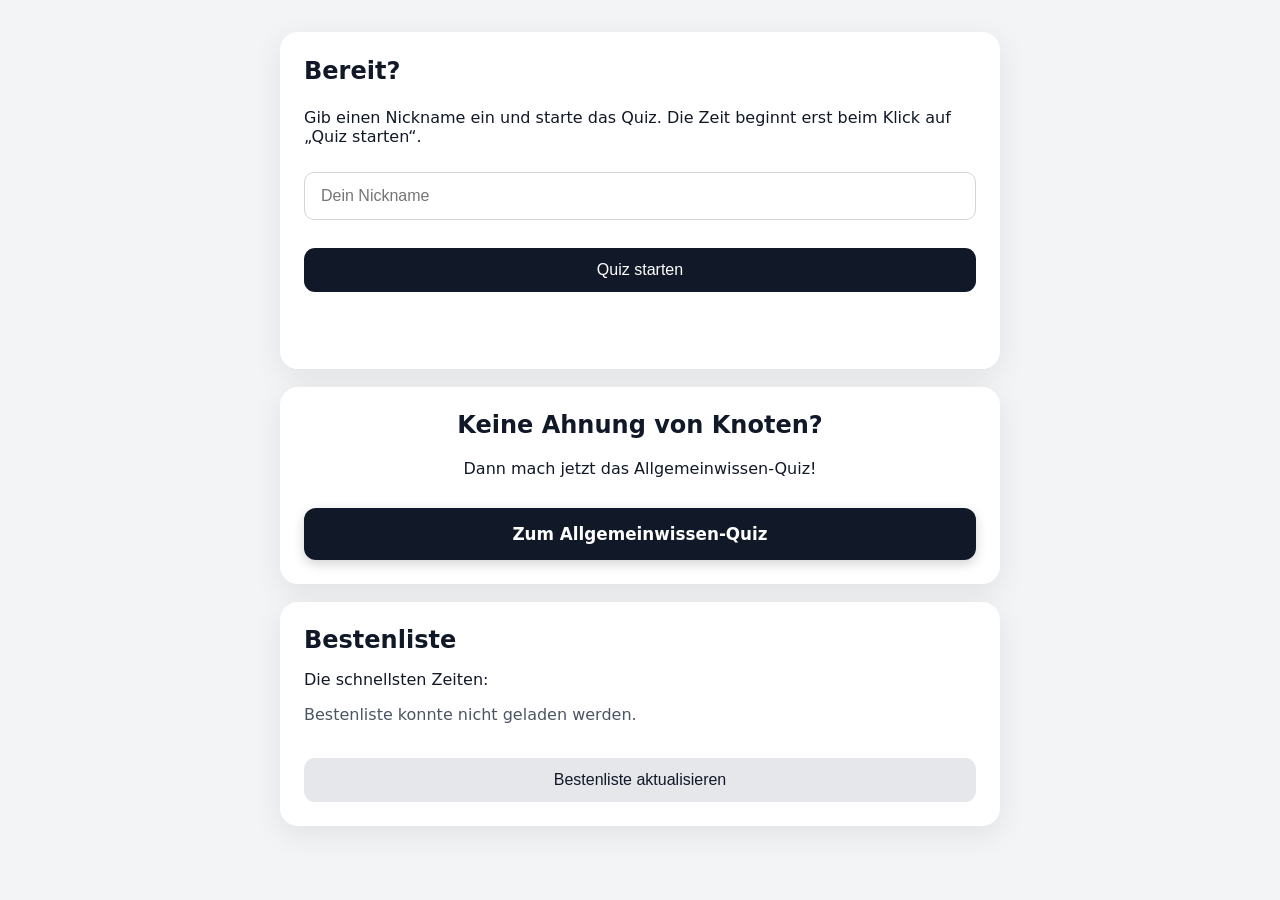
<file: index.html>
<!doctype html>
<html lang="de">
<head>
  <meta charset="utf-8">
  <meta name="viewport" content="width=device-width, initial-scale=1">
  <meta name="theme-color" content="#111827">

  <title>Kommst du rein?</title>

  <link rel="icon" type="image/png" href="door-notification.png">
  <link rel="manifest" href="manifest.webmanifest">
  <link rel="stylesheet" href="style.css?v=9">
</head>

<body>

  <main class="container">

    <!-- =========================================
         QUIZ-START
    ========================================== -->

    <section class="card" id="start-card">

      <h1>Bereit?</h1>

      <p>
        Gib einen Nickname ein und starte das Quiz.
        Die Zeit beginnt erst beim Klick auf „Quiz starten“.
      </p>

      <input
        id="nickname"
        type="text"
        maxlength="20"
        placeholder="Dein Nickname"
        autocomplete="off"
      >

      <button
        id="start-quiz"
        class="primary"
      >
        Quiz starten
      </button>

      <p
        id="start-message"
        class="status"
      ></p>

    </section>


    <!-- =========================================
         QUIZ
    ========================================== -->

    <section
      class="card hidden"
      id="quiz-card"
    >

      <div class="topline">

        <span id="progress">
          Frage 1
        </span>

        <span id="timer">
          ⏱ 00:00.0
        </span>

      </div>

      <h1 id="question">
        Quiz wird geladen …
      </h1>

      <div id="answers"></div>

      <button
        id="next"
        class="primary"
        disabled
      >
        Weiter
      </button>

    </section>


    <!-- =========================================
         ERGEBNIS
    ========================================== -->

    <section
      class="card hidden"
      id="result-card"
    >

      <h1>Geschafft!</h1>

      <p id="result-text"></p>

      <p>
        Deine Zeit:
        <strong id="final-time">--:--.-</strong>
      </p>

      <div class="solution">

        <div class="solution-label">
          Das Lösungswort
        </div>

        <div id="solution-word">
          wird geladen …
        </div>

      </div>

      <button
        id="restart"
        class="primary"
      >
        Nochmal spielen
      </button>

    </section>


    


    <!-- =========================================
         DEIN ALLGEMEINWISSEN-BUTTON
    ========================================== -->

    <section class="card extra-link-card">

      <h2>
        Keine Ahnung von Knoten?
      </h2>

      <p>
        Dann mach jetzt das Allgemeinwissen-Quiz!
      </p>

      <a
        href="https://la267.github.io/Test-2/"
        class="big-link-button"
      >
        Zum Allgemeinwissen-Quiz
      </a>

    </section>


    <!-- =========================================
         BESTENLISTE
    ========================================== -->

    <section class="card leaderboard-card">

      <h2>
         Bestenliste
      </h2>

      <p>
        Die schnellsten Zeiten:
      </p>

      <div id="leaderboard">

        <p class="status">
          Bestenliste wird geladen …
        </p>

      </div>

      <button
        id="refresh-leaderboard"
        class="secondary leaderboard-refresh"
      >
        Bestenliste aktualisieren
      </button>

    </section>


  </main>


  <script src="quiz.js?v=4"></script>
  <script src="app.js?v=9"></script>

</body>
</html>
</file>
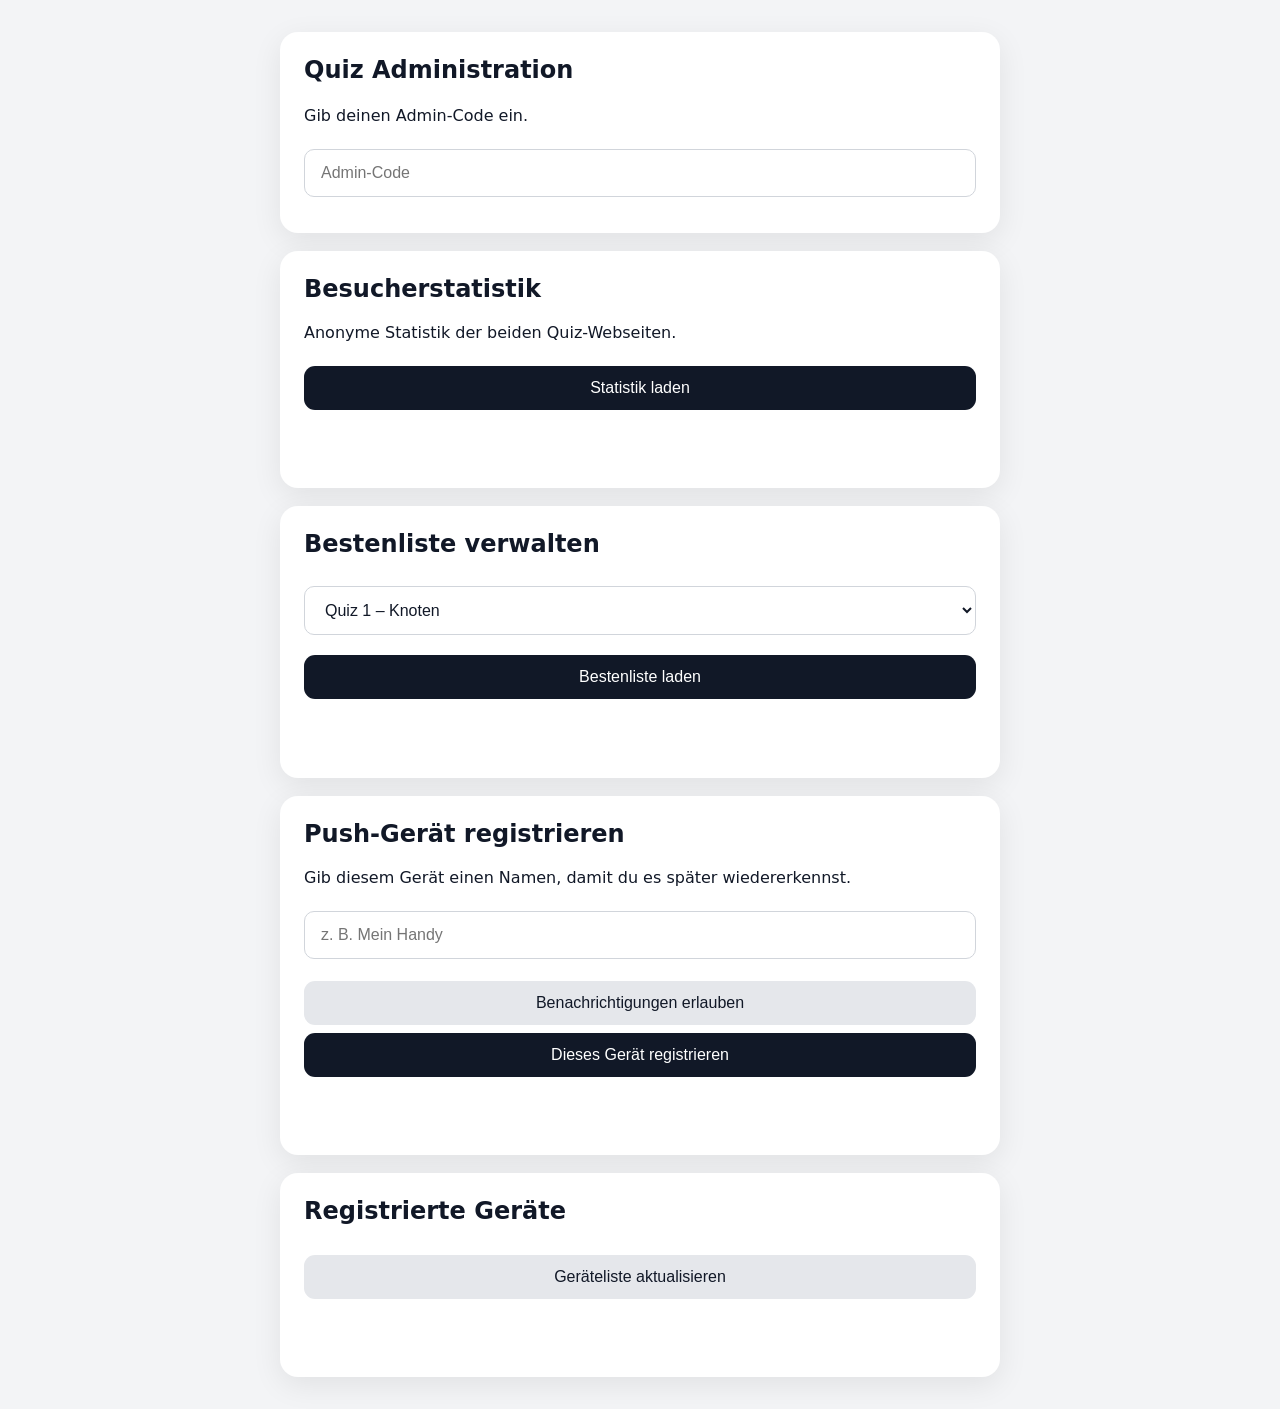
<file: admin.html>
<!doctype html>
<html lang="de">

<head>

  <meta charset="utf-8">

  <meta
    name="viewport"
    content="width=device-width, initial-scale=1"
  >

  <meta
    name="theme-color"
    content="#111827"
  >

  <title>Quiz Administration</title>

  <link
    rel="icon"
    type="image/png"
    href="door-notification.png"
  >


  <style>

    * {
      box-sizing: border-box;
    }


    body {
      margin: 0;

      font-family:
        system-ui,
        -apple-system,
        BlinkMacSystemFont,
        "Segoe UI",
        sans-serif;

      background: #f3f4f6;
      color: #111827;
    }


    .container {

      width: min(
        720px,
        calc(100% - 28px)
      );

      margin: 32px auto;
    }


    .card {

      background: white;

      border-radius: 18px;

      padding: 24px;

      margin-bottom: 18px;

      box-shadow:
        0 8px 30px
        rgba(0, 0, 0, .08);
    }


    h1 {
      margin: 0 0 22px;
    }


    h2 {
      margin-top: 0;
    }


    h3 {
      margin: 0 0 14px;
    }


    input,
    select {

      width: 100%;

      padding: 14px 16px;

      margin:
        8px 0
        12px;

      border:
        1px solid #d1d5db;

      border-radius: 10px;

      font-size: 1rem;

      background: white;

      color: #111827;
    }


    input:focus,
    select:focus {

      outline: none;

      border-color: #9ca3af;

      box-shadow:
        0 0 0 3px
        rgba(17, 24, 39, .08);
    }


    button {

      border: 0;

      border-radius: 11px;

      padding: 13px 17px;

      font-size: 1rem;

      cursor: pointer;
    }


    .primary {

      width: 100%;

      background: #111827;

      color: white;

      margin-top: 8px;
    }


    .secondary {

      width: 100%;

      background: #e5e7eb;

      color: #111827;

      margin-top: 10px;
    }


    /* NEU: UMBENENNEN */

    .edit-button {

      background: #e5e7eb;

      color: #111827;

      font-size: .9rem;

      white-space: nowrap;
    }


    .delete-button {

      background: #fee2e2;

      color: #991b1b;

      font-size: .9rem;

      white-space: nowrap;
    }


    .status {

      min-height: 1.4em;

      color: #4b5563;
    }


    .success {
      color: #166534;
    }


    .error {
      color: #b91c1c;
    }


    .leaderboard-row,
    .device-row {

      display: grid;

      gap: 12px;

      align-items: center;

      padding: 12px 4px;

      border-bottom:
        1px solid #e5e7eb;
    }


    /* NEU: Platz für 2 Buttons */

    .leaderboard-row {

      grid-template-columns:
        44px
        minmax(0, 1fr)
        90px
        auto
        auto;
    }


    .device-row {

      grid-template-columns:
        minmax(0, 1fr)
        auto;
    }


    .leaderboard-rank {

      color: #6b7280;

      font-weight: 800;

      text-align: right;
    }


    .leaderboard-name,
    .device-name {

      font-weight: 700;
    }


    .leaderboard-time {

      font-weight: 800;

      text-align: right;

      font-variant-numeric:
        tabular-nums;
    }


    .device-date {

      color: #6b7280;

      font-size: .9rem;

      margin-top: 3px;
    }


    .current-device {

      display: inline-block;

      margin-left: 8px;

      padding: 2px 7px;

      border-radius: 999px;

      background: #e5e7eb;

      font-size: .75rem;

      font-weight: 600;
    }


    .stats-grid {

      display: grid;

      grid-template-columns:
        repeat(2, 1fr);

      gap: 12px;

      margin-top: 18px;
    }


    .stats-quiz {

      border:
        1px solid #e5e7eb;

      border-radius: 14px;

      padding: 18px;
    }


    .stat-row {

      display: flex;

      justify-content:
        space-between;

      gap: 20px;

      padding: 9px 0;

      border-bottom:
        1px solid #f3f4f6;
    }


    .stat-row:last-child {
      border-bottom: 0;
    }


    .stat-label {
      color: #6b7280;
    }


    .stat-value {

      font-weight: 800;

      font-variant-numeric:
        tabular-nums;
    }


    [hidden] {
      display: none !important;
    }


    @media (
      max-width: 560px
    ) {

      .card {
        padding: 20px;
      }


      .stats-grid {

        grid-template-columns:
          1fr;
      }


      .leaderboard-row {

        grid-template-columns:
          34px
          minmax(0, 1fr)
          78px;
      }


      .leaderboard-row
      .edit-button {

        grid-column:
          2 / 3;

        width: 100%;
      }


      .leaderboard-row
      .delete-button {

        grid-column:
          3 / 4;

        width: 100%;
      }


      .device-row {

        grid-template-columns:
          1fr;
      }


      .device-row
      .delete-button {

        width: 100%;
      }
    }

  </style>

</head>


<body>


<main class="container">


  <!-- =========================================
       ADMIN
  ========================================== -->

  <section class="card">

    <h1>
      Quiz Administration
    </h1>

    <p>
      Gib deinen Admin-Code ein.
    </p>

    <input
      id="admin-token"
      type="password"
      placeholder="Admin-Code"
      autocomplete="off"
    >

  </section>



  <!-- =========================================
       STATISTIK
  ========================================== -->

  <section class="card">

    <h2>
      Besucherstatistik
    </h2>

    <p>
      Anonyme Statistik der beiden
      Quiz-Webseiten.
    </p>

    <button
      id="load-stats"
      class="primary"
    >
      Statistik laden
    </button>

    <p
      id="stats-status"
      class="status"
    ></p>


    <div
      id="stats-content"
      class="stats-grid"
      hidden
    >


      <!-- QUIZ 1 -->

      <div class="stats-quiz">

        <h3>
          Quiz 1 – Knoten
        </h3>


        <div class="stat-row">

          <span class="stat-label">
            Besucher heute
          </span>

          <span
            class="stat-value"
            id="q1-visitors-today"
          >
            0
          </span>

        </div>


        <div class="stat-row">

          <span class="stat-label">
            Aufrufe heute
          </span>

          <span
            class="stat-value"
            id="q1-views-today"
          >
            0
          </span>

        </div>


        <div class="stat-row">

          <span class="stat-label">
            Besucher insgesamt
          </span>

          <span
            class="stat-value"
            id="q1-visitors-total"
          >
            0
          </span>

        </div>


        <div class="stat-row">

          <span class="stat-label">
            Aufrufe insgesamt
          </span>

          <span
            class="stat-value"
            id="q1-views-total"
          >
            0
          </span>

        </div>

      </div>



      <!-- QUIZ 2 -->

      <div class="stats-quiz">

        <h3>
          Quiz 2 – Allgemeinwissen
        </h3>


        <div class="stat-row">

          <span class="stat-label">
            Besucher heute
          </span>

          <span
            class="stat-value"
            id="q2-visitors-today"
          >
            0
          </span>

        </div>


        <div class="stat-row">

          <span class="stat-label">
            Aufrufe heute
          </span>

          <span
            class="stat-value"
            id="q2-views-today"
          >
            0
          </span>

        </div>


        <div class="stat-row">

          <span class="stat-label">
            Besucher insgesamt
          </span>

          <span
            class="stat-value"
            id="q2-visitors-total"
          >
            0
          </span>

        </div>


        <div class="stat-row">

          <span class="stat-label">
            Aufrufe insgesamt
          </span>

          <span
            class="stat-value"
            id="q2-views-total"
          >
            0
          </span>

        </div>

      </div>


    </div>

  </section>



  <!-- =========================================
       BESTENLISTE
  ========================================== -->

  <section class="card">

    <h2>
      Bestenliste verwalten
    </h2>

    <select id="quiz-select">

      <option value="1">
        Quiz 1 – Knoten
      </option>

      <option value="2">
        Quiz 2 – Allgemeinwissen
      </option>

    </select>


    <button
      id="load-leaderboard"
      class="primary"
    >
      Bestenliste laden
    </button>


    <p
      id="leaderboard-status"
      class="status"
    ></p>

  </section>



  <section
    class="card"
    id="leaderboard-card"
    hidden
  >

    <h2>
      Einträge
    </h2>

    <div id="leaderboard"></div>

  </section>



  <!-- =========================================
       PUSH
  ========================================== -->

  <section class="card">

    <h2>
      Push-Gerät registrieren
    </h2>

    <p>
      Gib diesem Gerät einen Namen,
      damit du es später wiedererkennst.
    </p>

    <input
      id="device-name"
      type="text"
      maxlength="40"
      placeholder="z. B. Mein Handy"
      autocomplete="off"
    >


    <button
      id="enable-push"
      class="secondary"
    >
      Benachrichtigungen erlauben
    </button>


    <button
      id="register-device"
      class="primary"
    >
      Dieses Gerät registrieren
    </button>


    <p
      id="push-status"
      class="status"
    ></p>

  </section>



  <!-- =========================================
       GERÄTE
  ========================================== -->

  <section class="card">

    <h2>
      Registrierte Geräte
    </h2>


    <button
      id="load-devices"
      class="secondary"
    >
      Geräteliste aktualisieren
    </button>


    <p
      id="devices-status"
      class="status"
    ></p>


    <div id="devices"></div>

  </section>


</main>



<script>


const API_BASE =
  "https://mein-quiz.vercel.app";


const tokenEl =
  document.getElementById(
    "admin-token"
  );



// =========================================
// HILFSFUNKTIONEN
// =========================================

function formatTime(ms) {

  const totalTenths =
    Math.floor(ms / 100);


  const minutes =
    Math.floor(
      totalTenths / 600
    );


  const seconds =
    Math.floor(
      (totalTenths % 600) /
      10
    );


  const tenths =
    totalTenths % 10;


  return (
    String(minutes)
      .padStart(2, "0") +
    ":" +
    String(seconds)
      .padStart(2, "0") +
    "." +
    tenths
  );
}



function formatDate(timestamp) {

  if (!timestamp) {

    return "Datum unbekannt";
  }


  return new Date(
    timestamp
  ).toLocaleString(
    "de-DE"
  );
}



function urlBase64ToUint8Array(
  base64String
) {

  const padding =
    "=".repeat(
      (
        4 -
        base64String.length %
        4
      ) %
      4
    );


  const base64 =
    (
      base64String +
      padding
    )
      .replace(/-/g, "+")
      .replace(/_/g, "/");


  const raw =
    atob(base64);


  return Uint8Array.from(
    [...raw].map(
      char =>
        char.charCodeAt(0)
    )
  );
}



// =========================================
// STATISTIK
// =========================================

async function loadStats() {

  const token =
    tokenEl.value.trim();


  const status =
    document.getElementById(
      "stats-status"
    );


  const content =
    document.getElementById(
      "stats-content"
    );


  if (!token) {

    status.textContent =
      "Bitte Admin-Code eingeben.";

    return;
  }


  status.textContent =
    "Statistik wird geladen …";


  try {

    const response =
      await fetch(
        `${API_BASE}/api/admin-stats`,
        {

          headers: {

            "X-Admin-Token":
              token
          },

          cache: "no-store"
        }
      );


    if (!response.ok) {

      throw new Error(
        response.status === 401
          ? "Admin-Code ist falsch."
          : `API-Fehler ${response.status}`
      );
    }


    const data =
      await response.json();


    document
      .getElementById(
        "q1-visitors-today"
      )
      .textContent =
        data.quiz1.visitorsToday;


    document
      .getElementById(
        "q1-views-today"
      )
      .textContent =
        data.quiz1.viewsToday;


    document
      .getElementById(
        "q1-visitors-total"
      )
      .textContent =
        data.quiz1.visitorsTotal;


    document
      .getElementById(
        "q1-views-total"
      )
      .textContent =
        data.quiz1.viewsTotal;



    document
      .getElementById(
        "q2-visitors-today"
      )
      .textContent =
        data.quiz2.visitorsToday;


    document
      .getElementById(
        "q2-views-today"
      )
      .textContent =
        data.quiz2.viewsToday;


    document
      .getElementById(
        "q2-visitors-total"
      )
      .textContent =
        data.quiz2.visitorsTotal;


    document
      .getElementById(
        "q2-views-total"
      )
      .textContent =
        data.quiz2.viewsTotal;


    content.hidden =
      false;


    status.textContent =
      "Statistik geladen.";


  } catch (error) {

    console.error(error);


    content.hidden =
      true;


    status.textContent =
      error.message;
  }
}



document
  .getElementById(
    "load-stats"
  )
  .addEventListener(
    "click",
    loadStats
  );



// =========================================
// BESTENLISTE LADEN
// =========================================

async function loadLeaderboard() {

  const token =
    tokenEl.value.trim();


  const quiz =
    document
      .getElementById(
        "quiz-select"
      )
      .value;


  const status =
    document.getElementById(
      "leaderboard-status"
    );


  if (!token) {

    status.textContent =
      "Bitte Admin-Code eingeben.";

    return;
  }


  status.textContent =
    "Wird geladen …";


  try {

    const response =
      await fetch(
        `${API_BASE}/api/admin-leaderboard?quiz=${quiz}`,
        {

          headers: {

            "X-Admin-Token":
              token
          },

          cache: "no-store"
        }
      );


    if (!response.ok) {

      throw new Error(
        response.status === 401
          ? "Admin-Code ist falsch."
          : `API-Fehler ${response.status}`
      );
    }


    const data =
      await response.json();


    renderLeaderboard(
      data.leaderboard || []
    );


    status.textContent =
      "Bestenliste geladen.";


  } catch (error) {

    status.textContent =
      error.message;
  }
}



// =========================================
// BESTENLISTE ANZEIGEN
// =========================================

function renderLeaderboard(entries) {

  const card =
    document.getElementById(
      "leaderboard-card"
    );


  const container =
    document.getElementById(
      "leaderboard"
    );


  container.innerHTML =
    "";


  card.hidden =
    false;


  if (!entries.length) {

    container.textContent =
      "Keine Einträge vorhanden.";

    return;
  }


  entries.forEach(
    (entry, index) => {


      const row =
        document.createElement(
          "div"
        );


      row.className =
        "leaderboard-row";



      const rank =
        document.createElement(
          "div"
        );


      rank.className =
        "leaderboard-rank";


      rank.textContent =
        `${index + 1}.`;



      const name =
        document.createElement(
          "div"
        );


      name.className =
        "leaderboard-name";


      name.textContent =
        entry.nickname;



      const time =
        document.createElement(
          "div"
        );


      time.className =
        "leaderboard-time";


      time.textContent =
        formatTime(
          Number(entry.time)
        );



      // UMBENENNEN

      const editButton =
        document.createElement(
          "button"
        );


      editButton.className =
        "edit-button";


      editButton.textContent =
        "Umbenennen";


      editButton.onclick =
        () =>
          renamePlayer(
            entry.nickname
          );



      // ENTFERNEN

      const deleteButton =
        document.createElement(
          "button"
        );


      deleteButton.className =
        "delete-button";


      deleteButton.textContent =
        "Entfernen";


      deleteButton.onclick =
        () =>
          deletePlayer(
            entry.nickname
          );



      row.append(
        rank,
        name,
        time,
        editButton,
        deleteButton
      );


      container.appendChild(
        row
      );
    }
  );
}



// =========================================
// SPIELER UMBENENNEN
// =========================================

async function renamePlayer(
  oldNickname
) {

  const token =
    tokenEl.value.trim();


  const quiz =
    document
      .getElementById(
        "quiz-select"
      )
      .value;


  if (!token) {

    alert(
      "Bitte zuerst den Admin-Code eingeben."
    );

    return;
  }


  const newNickname =
    prompt(
      "Neuer Ranglistenname:",
      oldNickname
    );


  // Abbrechen

  if (newNickname === null) {

    return;
  }


  const cleanedName =
    newNickname
      .trim()
      .slice(
        0,
        20
      );


  if (!cleanedName) {

    alert(
      "Der Name darf nicht leer sein."
    );

    return;
  }


  if (
    cleanedName ===
    oldNickname
  ) {

    return;
  }


  try {

    const response =
      await fetch(
        `${API_BASE}/api/admin-leaderboard?quiz=${quiz}`,
        {

          method: "PATCH",


          headers: {

            "Content-Type":
              "application/json",

            "X-Admin-Token":
              token
          },


          body:
            JSON.stringify({

              oldNickname,

              newNickname:
                cleanedName
            })
        }
      );


    const data =
      await response.json();


    if (!response.ok) {

      throw new Error(
        data.error ||
        "Name konnte nicht geändert werden."
      );
    }


    await loadLeaderboard();


  } catch (error) {

    console.error(error);


    alert(
      error.message
    );
  }
}



// =========================================
// SPIELER LÖSCHEN
// =========================================

async function deletePlayer(
  nickname
) {

  const token =
    tokenEl.value.trim();


  const quiz =
    document
      .getElementById(
        "quiz-select"
      )
      .value;


  if (
    !confirm(
      `"${nickname}" wirklich entfernen?`
    )
  ) {

    return;
  }


  try {

    const response =
      await fetch(
        `${API_BASE}/api/admin-leaderboard?quiz=${quiz}`,
        {

          method: "DELETE",


          headers: {

            "Content-Type":
              "application/json",

            "X-Admin-Token":
              token
          },


          body:
            JSON.stringify({
              nickname
            })
        }
      );


    if (!response.ok) {

      throw new Error(
        "Löschen fehlgeschlagen."
      );
    }


    await loadLeaderboard();


  } catch (error) {

    console.error(error);


    alert(
      error.message
    );
  }
}



document
  .getElementById(
    "load-leaderboard"
  )
  .addEventListener(
    "click",
    loadLeaderboard
  );



// =========================================
// SERVICE WORKER
// =========================================

async function getRegistration() {

  if (
    !(
      "serviceWorker"
      in navigator
    )
  ) {

    throw new Error(
      "Service Worker nicht unterstützt."
    );
  }


  await navigator
    .serviceWorker
    .register(
      "./sw.js"
    );


  return await navigator
    .serviceWorker
    .ready;
}



// =========================================
// PUSH ERLAUBEN
// =========================================

document
  .getElementById(
    "enable-push"
  )
  .addEventListener(
    "click",
    async () => {


      const status =
        document.getElementById(
          "push-status"
        );


      try {

        const permission =
          await Notification
            .requestPermission();


        if (
          permission !==
          "granted"
        ) {

          throw new Error(
            "Benachrichtigungen wurden nicht erlaubt."
          );
        }


        await getRegistration();


        status.textContent =
          "Benachrichtigungen sind erlaubt.";


      } catch (error) {

        status.textContent =
          error.message;
      }
    }
  );



// =========================================
// GERÄT REGISTRIEREN
// =========================================

document
  .getElementById(
    "register-device"
  )
  .addEventListener(
    "click",
    async () => {


      const status =
        document.getElementById(
          "push-status"
        );


      const token =
        tokenEl.value.trim();


      const deviceName =
        document
          .getElementById(
            "device-name"
          )
          .value
          .trim();


      if (!token) {

        status.textContent =
          "Bitte Admin-Code eingeben.";

        return;
      }


      if (!deviceName) {

        status.textContent =
          "Bitte einen Gerätenamen eingeben.";

        return;
      }


      try {

        if (
          Notification.permission !==
          "granted"
        ) {

          throw new Error(
            "Bitte zuerst Benachrichtigungen erlauben."
          );
        }


        status.textContent =
          "Gerät wird registriert …";


        const registration =
          await getRegistration();


        const keyResponse =
          await fetch(
            `${API_BASE}/api/public-key`,
            {
              cache:
                "no-store"
            }
          );


        if (!keyResponse.ok) {

          throw new Error(
            "Public Key konnte nicht geladen werden."
          );
        }


        const keyData =
          await keyResponse.json();



        let oldSubscription =
          await registration
            .pushManager
            .getSubscription();


        if (oldSubscription) {

          await oldSubscription
            .unsubscribe();
        }



        const subscription =
          await registration
            .pushManager
            .subscribe({

              userVisibleOnly:
                true,

              applicationServerKey:
                urlBase64ToUint8Array(
                  keyData.publicKey
                )
            });



        const replaceDeviceId =
          localStorage.getItem(
            "pushDeviceId"
          ) || "";



        const response =
          await fetch(
            `${API_BASE}/api/subscribe`,
            {

              method: "POST",


              headers: {

                "Content-Type":
                  "application/json",

                "X-Admin-Token":
                  token
              },


              body:
                JSON.stringify({

                  deviceName,

                  subscription,

                  replaceDeviceId
                })
            }
          );


        if (!response.ok) {

          throw new Error(
            `Registrierung fehlgeschlagen (${response.status})`
          );
        }


        const data =
          await response.json();


        localStorage.setItem(
          "pushDeviceId",
          data.device.id
        );


        status.textContent =
          "Gerät erfolgreich registriert.";


        await loadDevices();


      } catch (error) {

        console.error(error);


        status.textContent =
          error.message;
      }
    }
  );



// =========================================
// GERÄTELISTE
// =========================================

async function loadDevices() {

  const token =
    tokenEl.value.trim();


  const status =
    document.getElementById(
      "devices-status"
    );


  if (!token) {

    status.textContent =
      "Bitte Admin-Code eingeben.";

    return;
  }


  status.textContent =
    "Geräte werden geladen …";


  try {

    const response =
      await fetch(
        `${API_BASE}/api/admin-devices`,
        {

          headers: {

            "X-Admin-Token":
              token
          },

          cache:
            "no-store"
        }
      );


    if (!response.ok) {

      throw new Error(
        response.status === 401
          ? "Admin-Code ist falsch."
          : `API-Fehler ${response.status}`
      );
    }


    const data =
      await response.json();


    renderDevices(
      data.devices || []
    );


    status.textContent =
      `${data.devices.length} Gerät(e) registriert.`;


  } catch (error) {

    status.textContent =
      error.message;
  }
}



// =========================================
// GERÄTE ANZEIGEN
// =========================================

function renderDevices(devices) {

  const container =
    document.getElementById(
      "devices"
    );


  container.innerHTML =
    "";


  if (!devices.length) {

    container.textContent =
      "Keine Geräte registriert.";

    return;
  }


  const currentId =
    localStorage.getItem(
      "pushDeviceId"
    );


  devices.forEach(
    device => {


      const row =
        document.createElement(
          "div"
        );


      row.className =
        "device-row";



      const info =
        document.createElement(
          "div"
        );



      const name =
        document.createElement(
          "div"
        );


      name.className =
        "device-name";


      name.textContent =
        device.name;



      if (
        device.id ===
        currentId
      ) {

        const badge =
          document.createElement(
            "span"
          );


        badge.className =
          "current-device";


        badge.textContent =
          "dieses Gerät";


        name.appendChild(
          badge
        );
      }



      const date =
        document.createElement(
          "div"
        );


      date.className =
        "device-date";


      date.textContent =
        "Registriert: " +
        formatDate(
          device.createdAt
        );



      info.append(
        name,
        date
      );



      const button =
        document.createElement(
          "button"
        );


      button.className =
        "delete-button";


      button.textContent =
        "Entfernen";


      button.onclick =
        () =>
          deleteDevice(
            device.id,
            device.name
          );



      row.append(
        info,
        button
      );


      container.appendChild(
        row
      );
    }
  );
}



// =========================================
// GERÄT LÖSCHEN
// =========================================

async function deleteDevice(
  deviceId,
  deviceName
) {

  const token =
    tokenEl.value.trim();


  if (
    !confirm(
      `"${deviceName}" wirklich aus den Push-Benachrichtigungen entfernen?`
    )
  ) {

    return;
  }


  try {

    const response =
      await fetch(
        `${API_BASE}/api/admin-devices`,
        {

          method: "DELETE",


          headers: {

            "Content-Type":
              "application/json",

            "X-Admin-Token":
              token
          },


          body:
            JSON.stringify({
              deviceId
            })
        }
      );


    if (!response.ok) {

      throw new Error(
        "Gerät konnte nicht entfernt werden."
      );
    }



    const currentId =
      localStorage.getItem(
        "pushDeviceId"
      );


    if (
      currentId ===
      deviceId
    ) {

      localStorage.removeItem(
        "pushDeviceId"
      );
    }


    await loadDevices();


  } catch (error) {

    alert(
      error.message
    );
  }
}



document
  .getElementById(
    "load-devices"
  )
  .addEventListener(
    "click",
    loadDevices
  );


</script>


</body>

</html>
</file>
<file: style.css>
* { box-sizing: border-box; }

body {
  margin: 0;
  font-family: system-ui, -apple-system, BlinkMacSystemFont, "Segoe UI", sans-serif;
  background: #f3f4f6;
  color: #111827;
}

.container {
  width: min(720px, calc(100% - 28px));
  margin: 32px auto;
}

.card {
  background: white;
  border-radius: 18px;
  padding: 24px;
  margin-bottom: 18px;
  box-shadow: 0 8px 30px rgba(0,0,0,.08);
}

.topline {
  display: flex;
  justify-content: space-between;
  color: #6b7280;
  font-size: .95rem;
  margin-bottom: 22px;
}

h1 {
  line-height: 1.25;
  margin: 0 0 22px;
}

h2 {
  margin-top: 0;
}

.answer {
  display: block;
  width: 100%;
  text-align: left;
  padding: 15px 16px;
  margin: 10px 0;
  border: 2px solid #e5e7eb;
  border-radius: 12px;
  background: white;
  font-size: 1rem;
  cursor: pointer;
}

.answer:hover {
  border-color: #9ca3af;
}

.answer.selected {
  border-color: #2563eb;
  background: #eff6ff;
}

.answer.correct {
  border-color: #16a34a;
  background: #f0fdf4;
}

.answer.wrong {
  border-color: #dc2626;
  background: #fef2f2;
}

button {
  border: 0;
  border-radius: 11px;
  padding: 13px 17px;
  font-size: 1rem;
  cursor: pointer;
}

.primary {
  background: #111827;
  color: white;
  width: 100%;
  margin-top: 14px;
}

.primary:disabled {
  opacity: .4;
  cursor: not-allowed;
}

.secondary {
  background: #e5e7eb;
  color: #111827;
}

.hidden {
  display: none !important;
}

.solution {
  text-align: center;
  margin: 28px 0;
  padding: 26px;
  border-radius: 15px;
  background: #f9fafb;
}

.solution-label {
  color: #6b7280;
  margin-bottom: 8px;
}

#solution-word {
  font-size: clamp(2rem, 10vw, 4rem);
  font-weight: 800;
  letter-spacing: .08em;
}

.push-card {
  border: 1px solid #e5e7eb;
}

.admin-area {
  margin-top: 14px;
  display: flex;
  gap: 8px;
}

.admin-area input {
  flex: 1;
  min-width: 0;
  padding: 12px;
  border: 1px solid #d1d5db;
  border-radius: 10px;
}

.status {
  min-height: 1.3em;
  color: #4b5563;
}

.link-button {
  display: block;
  text-align: center;
  text-decoration: none;
  box-sizing: border-box;
}
.extra-link-card {
  text-align: center;
}

.big-link-button {
  display: inline-block;
  width: 100%;
  margin-top: 14px;
  padding: 16px 20px;

  background: #111827;
  color: white;

  text-decoration: none;
  text-align: center;
  font-weight: 700;
  font-size: 1.05rem;

  border-radius: 12px;
  box-shadow: 0 4px 12px rgba(0, 0, 0, 0.18);

  transition:
    transform 0.15s ease,
    box-shadow 0.15s ease,
    opacity 0.15s ease;
}

.big-link-button:hover {
  transform: translateY(-2px);
  box-shadow: 0 7px 16px rgba(0, 0, 0, 0.22);
}

.big-link-button:active {
  transform: translateY(0);
  box-shadow: 0 3px 8px rgba(0, 0, 0, 0.16);
}

.leaderboard-card {
  overflow: hidden;
}

.leaderboard-card h2 {
  margin-bottom: 6px;
}

.leaderboard-row {
  display: grid;

  grid-template-columns:
    48px
    minmax(0, 1fr)
    90px;

  align-items: center;

  gap: 16px;

  min-height: 52px;

  padding:
    10px
    12px;

  margin-bottom: 6px;

  border-radius: 10px;

  border:
    1px solid #e5e7eb;

  background: #ffffff;
}

.leaderboard-rank {
  font-size: 1rem;
  font-weight: 800;

  text-align: right;

  color: #6b7280;
}

.leaderboard-name {
  font-weight: 600;

  overflow: hidden;
  text-overflow: ellipsis;
  white-space: nowrap;
}

.leaderboard-time {
  font-weight: 800;

  text-align: right;

  font-variant-numeric:
    tabular-nums;

  letter-spacing:
    0.02em;
}


/* Platz 1 */

.place-first {
  border-width: 2px;
  font-size: 1.04rem;
}

.place-first
.leaderboard-rank {
  font-size: 1.15rem;
}


/* Platz 2 */

.place-second {
  border-width: 2px;
}


/* Platz 3 */

.place-third {
  border-width: 2px;
}


/* Eigener Eintrag */

.current-player {
  outline:
    2px solid #111827;

  outline-offset:
    -2px;
}


/* Aktualisieren-Button */

.leaderboard-refresh {
  width: 100%;
  margin-top: 16px;
}

/* =========================================
   NICKNAME
========================================= */

#nickname {
  width: 100%;
  padding: 14px 16px;
  margin: 10px 0 14px;
  font-size: 1rem;
  border: 1px solid #d1d5db;
  border-radius: 10px;
  background: white;
  color: #111827;
}

#nickname:focus {
  outline: none;
  border-color: #9ca3af;
  box-shadow: 0 0 0 3px rgba(17, 24, 39, .08);
}








.edit-button {
  background: #e5e7eb;
  color: #111827;
  font-size: .9rem;
  white-space: nowrap;
}
</file>
